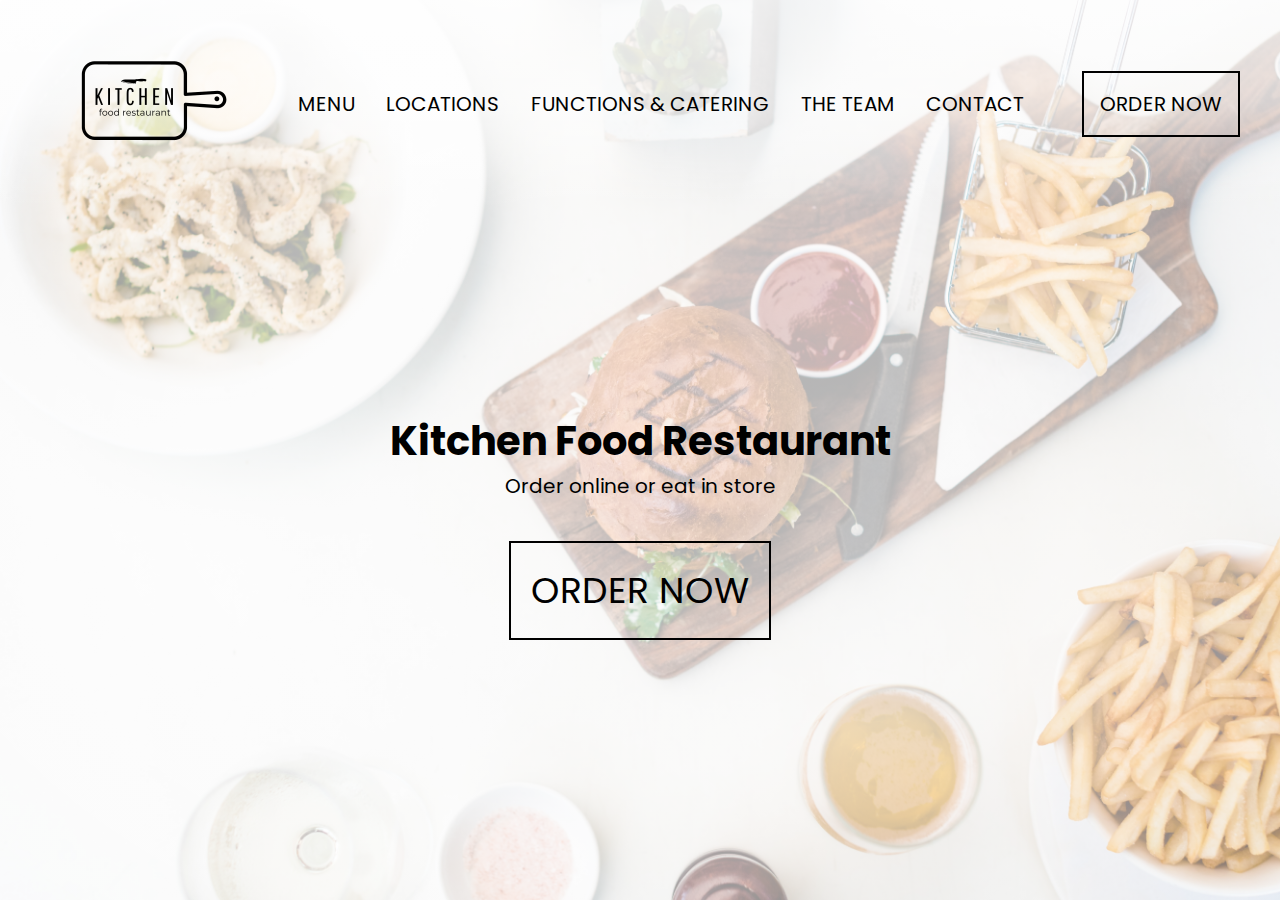
<file: index.html>
<!DOCTYPE html>
<html>
<head>
	<meta charset="UTF-8">
	<meta name="viewport" content="width=device-width,initial-scale=1">
	<title>Restaurant Ordering</title>
	<link rel="stylesheet" href="css/sass.css" type="text/css">
</head>
<body>
	<div class="banner">
		<header>
			<a href="index.html"><img src="images/logo.png" alt="Logo" title="Kitchen Food Restaurant - Home"></a>			
			<nav>
				<ul>
					<li><a href="html/menu.html">MENU</a></li>
					<li><a href="html/locations.html">LOCATIONS</a></li>
					<li><a href="html/functions.html">FUNCTIONS & CATERING</a></li>
					<li><a href="html/team.html">The Team</a></li>
					<li><a href="html/contact.html">Contact</a></li>
				</ul>
			</nav>
			<a href="html/menu.html"><button class="orderButton">ORDER NOW</button></a>
		</header>
		<div class="banner-wrapper">
			<div class="banner-text">
				<h1>Kitchen Food Restaurant</h1>
				<p>Order online or eat in store</p>
				<a href="html/menu.html"><button class="orderButtonLarge">ORDER NOW</button></a>
			</div>
		</div>
	</div>
</body>
</html>

<!-- Photo by Melissa Walker Horn on Unsplash -->
</file>
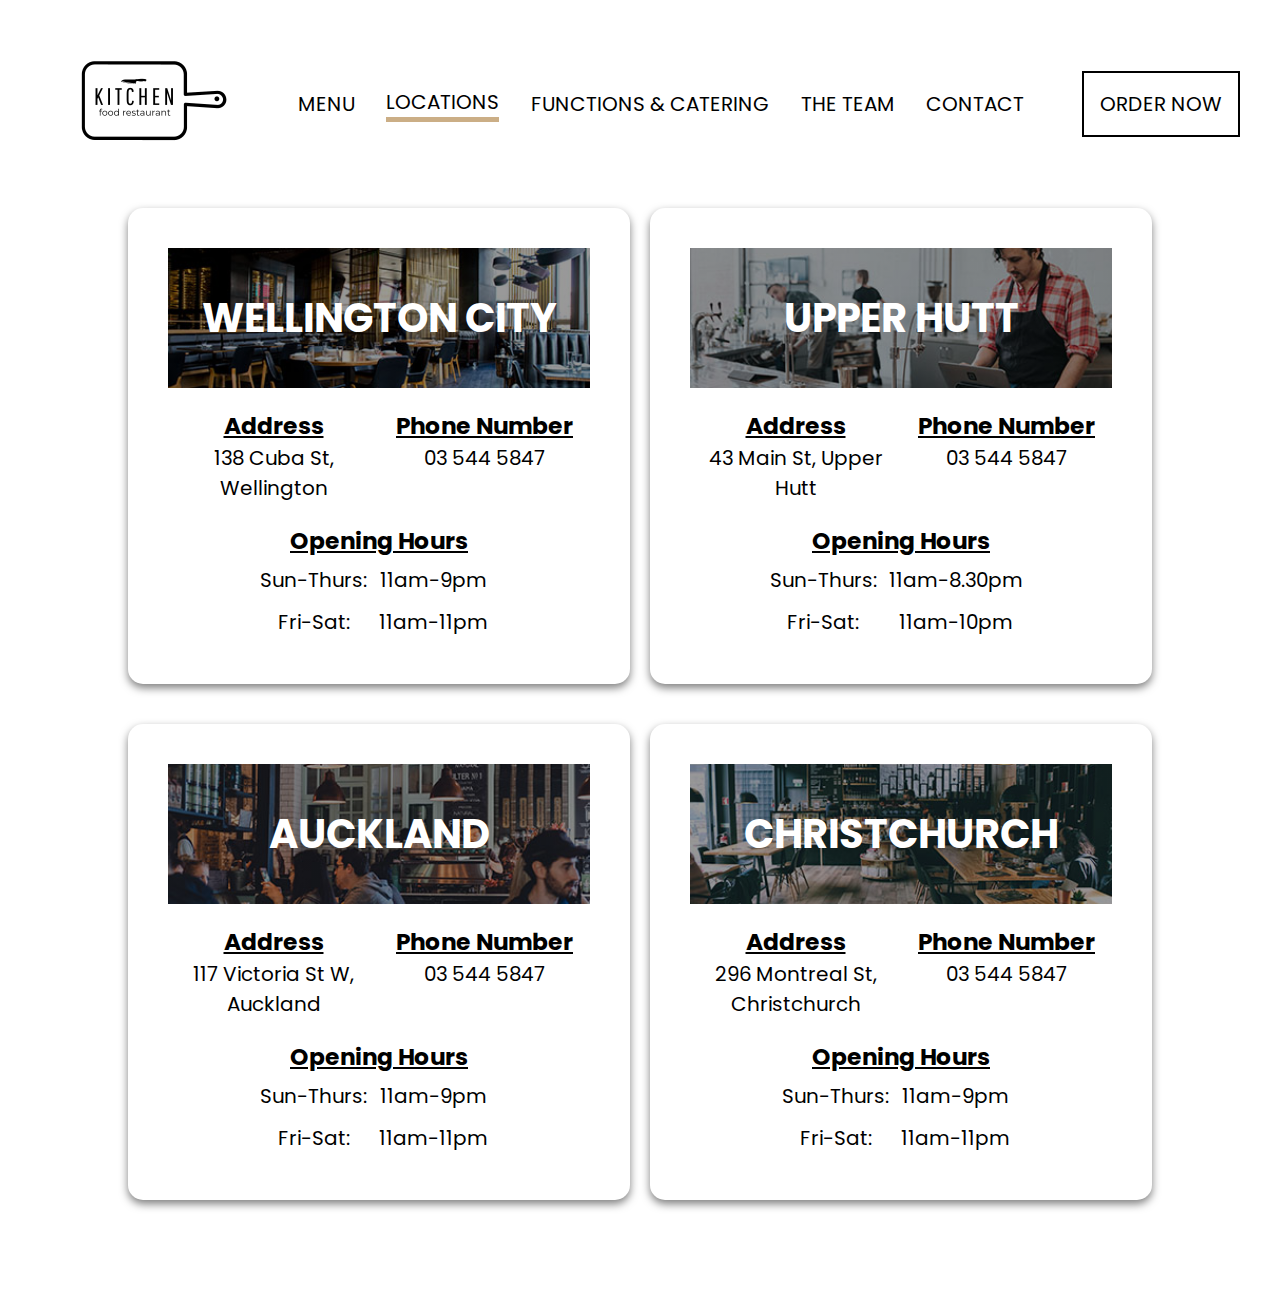
<file: html/locations.html>
<!DOCTYPE html>
<html>
<head>
	<meta charset="UTF-8">
	<meta name="viewport" content="width=device-width,initial-scale=1">
	<title>Restaurant Ordering - Locations</title>
	<link rel="stylesheet" href="../css/sass.css" type="text/css">
</head>
<body>
	<header>
		<a href="../index.html"><img src="../images/logo.png" alt="Logo" title="Kitchen Food Restaurant - Home"></a>
		<nav>
			<ul>
				<li><a href="menu.html">MENU</a></li>
				<li class="active"><a href="locations.html">LOCATIONS</a></li>
				<li><a href="functions.html">FUNCTIONS & CATERING</a></li>
				<li><a href="team.html">The Team</a></li>
				<li><a href="contact.html">Contact</a></li>
			</ul>
		</nav>
		<div class="mobile-bars">
			<img src="../images/menu-bars.png" class="mobile-nav-bars" alt="Menu">
			<a href="order.html"><button class="orderButton">ORDER NOW</button></a>
		</div>
	</header>
	<div class="location-grid-container grid-container">
		<div class="location-card">
			<div class="location" id="welly">
				<h1 class="location__name">WELLINGTON CITY</h1>
			</div>
			<div class="branch-info">
				<div class="address">
					<h3 class="location__info">Address</h3>
					<p>138 Cuba St, Wellington</p>
				</div>
				<div class="phone">
					<h3 class="location__info">Phone Number</h3>
					<p>03 544 5847</p>
				</div>
			</div>
			<div class="hours">
				<h3 class="location__info">Opening Hours</h3>
				<table>
					<tr>
						<td>Sun-Thurs:</td>
						<td>11am-9pm</td>
					</tr>
					<tr>
						<td>Fri-Sat:</td>
						<td>11am-11pm</td>
					</tr>
				</table>
			</div>
		</div>
		<div class="location-card">
			<div class="location" id="upper">
				<h1 class="location__name">Upper hutt</h1>
			</div>
			<div class="branch-info">
				<div class="address">
					<h3 class="location__info">Address</h3>
					<p>43 Main St, Upper Hutt</p>
				</div>
				<div class="phone">
					<h3 class="location__info">Phone Number</h3>
					<p>03 544 5847</p>
				</div>
			</div>				
			<div class="hours">
				<h3 class="location__info">Opening Hours</h3>
				<table>
					<tr>
						<td>Sun-Thurs:</td>
						<td>11am-8.30pm</td>
					</tr>
					<tr>
						<td>Fri-Sat:</td>
						<td>11am-10pm</td>
					</tr>
				</table>
			</div>
		</div>
		<div class="location-card">
			<div class="location" id="akl">
				<h1 class="location__name">Auckland</h1>
			</div>
			<div class="branch-info">
				<div class="address">
					<h3 class="location__info">Address</h3>
					<p>117 Victoria St W, Auckland</p>
				</div>
				<div class="phone">
					<h3 class="location__info">Phone Number</h3>
					<p>03 544 5847</p>
				</div>
			</div>
			<div class="hours">
				<h3 class="location__info">Opening Hours</h3>
				<table>
					<tr>
						<td>Sun-Thurs:</td>
						<td>11am-9pm</td>
					</tr>
					<tr>
						<td>Fri-Sat:</td>
						<td>11am-11pm</td>
					</tr>
				</table>
			</div>
		</div>
		<div class="location-card">
			<div class="location" id="chch">
				<h1 class="location__name">Christchurch</h1>
			</div>
			<div class="branch-info">
				<div class="address">
					<h3 class="location__info">Address</h3>
					<p>296 Montreal St, Christchurch</p>
				</div>
				<div class="phone">
					<h3 class="location__info">Phone Number</h3>
					<p>03 544 5847</p>
				</div>
			</div>
			<div class="hours">
				<h3 class="location__info">Opening Hours</h3>
				<table>
					<tr>
						<td>Sun-Thurs:</td>
						<td>11am-9pm</td>
					</tr>
					<tr>
						<td>Fri-Sat:</td>
						<td>11am-11pm</td>
					</tr>
				</table>
			</div>
		</div>
	</div>
</body>
</html>

<!-- Photo by Melissa Walker Horn on Unsplash -->
</file>
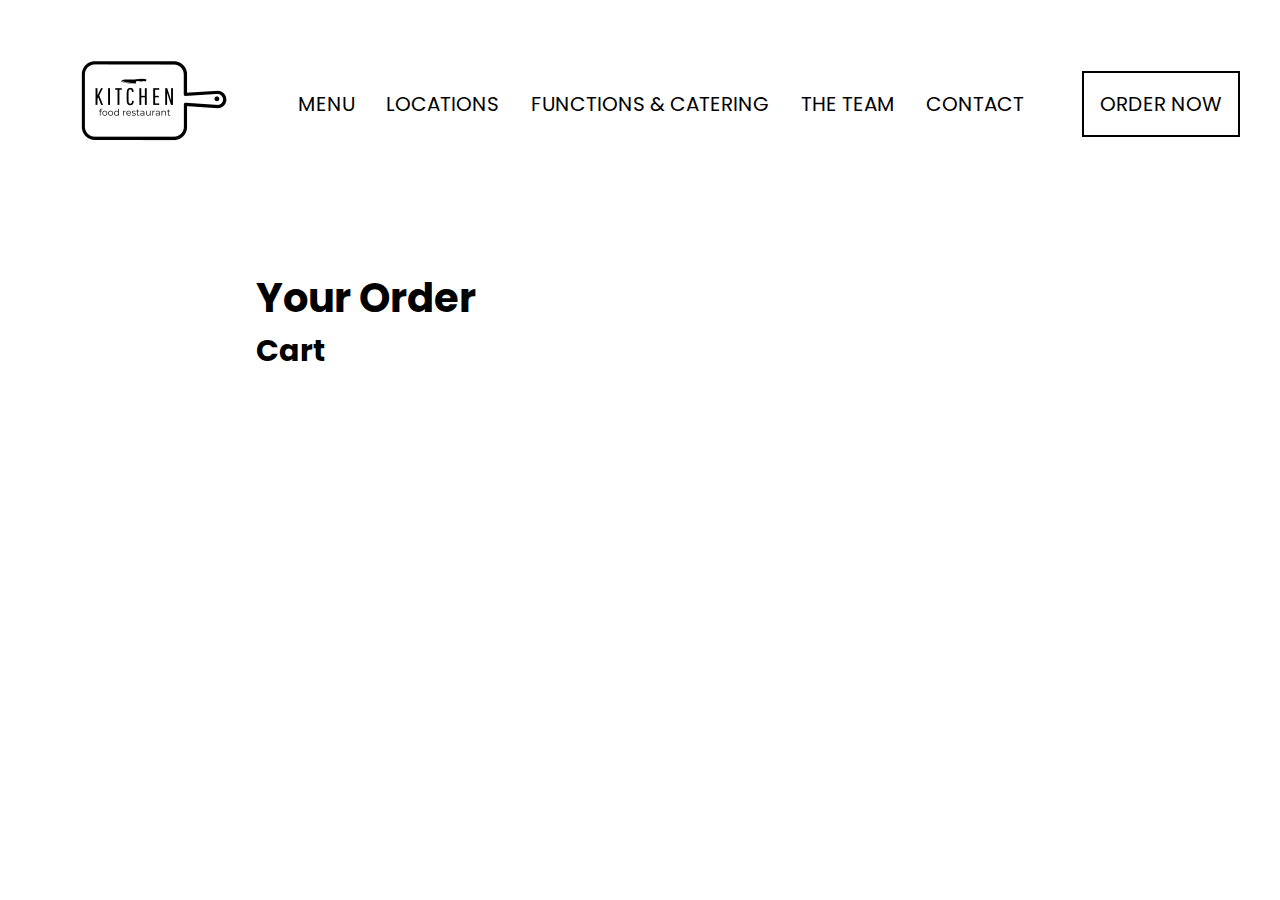
<file: html/order.html>
<!DOCTYPE html>
<html>
<head>
	<meta charset="UTF-8">
	<meta name="viewport" content="width=device-width,initial-scale=1">
	<title>Restaurant Ordering - Order Now</title>
	<link rel="stylesheet" href="../css/sass.css" type="text/css">
</head>
<body>
	<header>
		<a href="../index.html"><img src="../images/logo.png" alt="Logo" title="Kitchen Food Restaurant - Home"></a>
		<nav>
			<ul>
				<li><a href="menu.html">MENU</a></li>
				<li><a href="locations.html">LOCATIONS</a></li>
				<li><a href="functions.html">FUNCTIONS & CATERING</a></li>
				<li><a href="team.html">The Team</a></li>
				<li><a href="contact.html">Contact</a></li>
			</ul>
		</nav>
		<a href="order.html"><button class="orderButton">ORDER NOW</button></a>
	</header>
	<div class="wrapper">
		<div class="container">
			<h1>Your Order</h1>
			<div>
				<h2 id="cart">Cart</h2>
			</div>
		</div>
	</div>
    <script src="https://ajax.googleapis.com/ajax/libs/jquery/2.2.4/jquery.min.js"></script>
    <script src="../js/main.js"></script>
</body>
</html>

<!-- Photo by Melissa Walker Horn on Unsplash -->
</file>
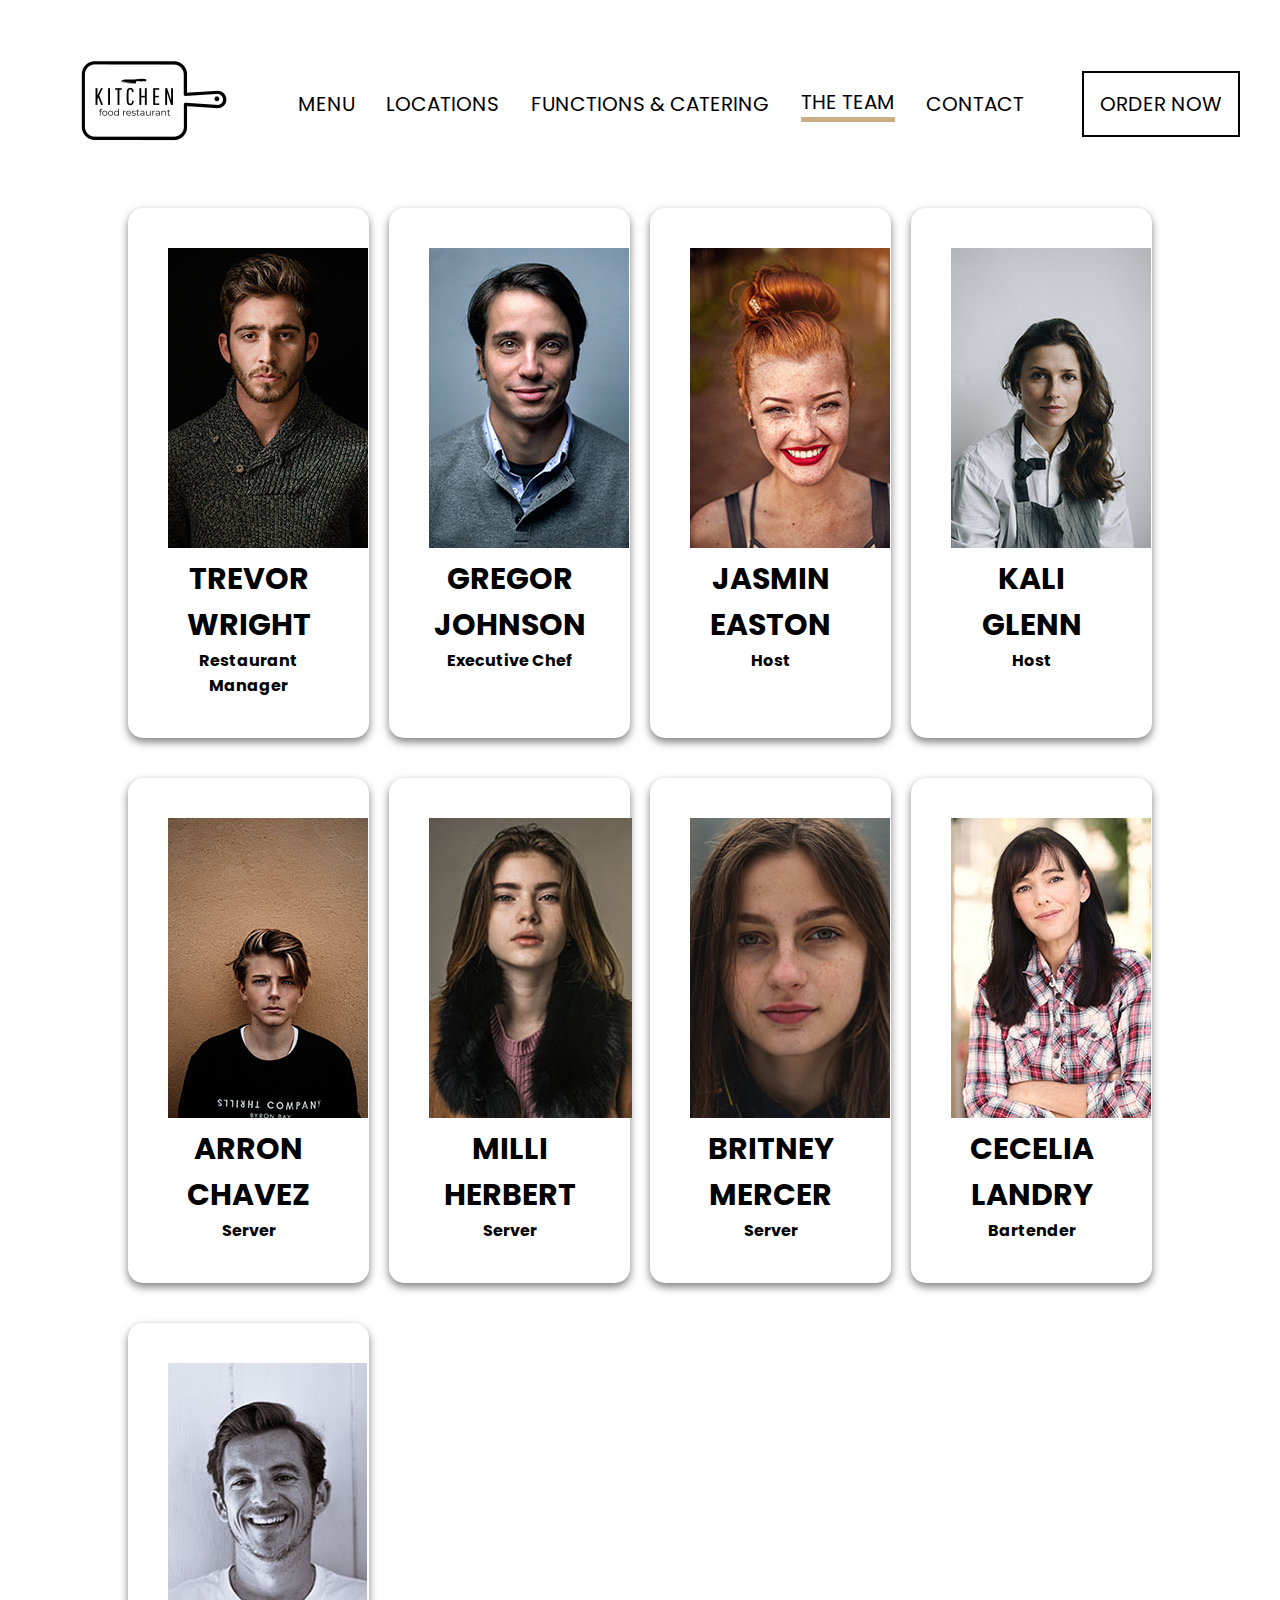
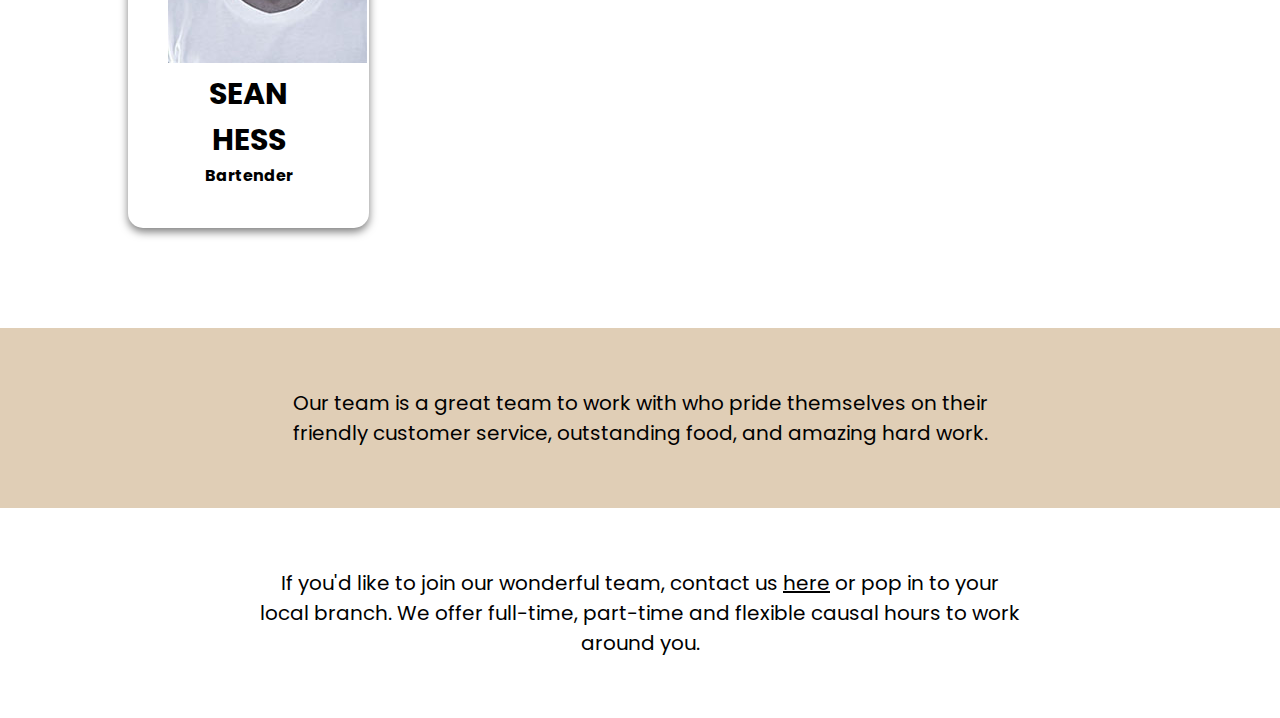
<file: html/team.html>
<!DOCTYPE html>
<html>
<head>
	<meta charset="UTF-8">
	<meta name="viewport" content="width=device-width,initial-scale=1">
	<title>Restaurant Ordering - The Team</title>
	<link rel="stylesheet" href="../css/sass.css" type="text/css">
</head>
<body>
	<header>
		<a href="../index.html"><img src="../images/logo.png" alt="Logo" title="Kitchen Food Restaurant - Home"></a>
		<nav>
			<ul>
				<li><a href="menu.html">MENU</a></li>
				<li><a href="locations.html">LOCATIONS</a></li>
				<li><a href="functions.html">FUNCTIONS & CATERING</a></li>
				<li class="active"><a href="team.html">The Team</a></li>
				<li><a href="contact.html">Contact</a></li>
			</ul>
		</nav>
		<div class="mobile-bars">
			<img src="../images/menu-bars.png" class="mobile-nav-bars" alt="Menu">
			<a href="order.html"><button class="orderButton">ORDER NOW</button></a>
		</div>
	</header>
	<div class="team-grid-container grid-container">
		<div class="team-card">
			<div class="team__image">
				<img src="../images/male1.jpg" alt="">
			</div>
			<div class="team">
				<h1 class="team__name">Trevor<br>Wright</h1>
			</div>
			<div class="position">
				<h3 class="team__position">Restaurant Manager</h3>
			</div>
		</div>
		<div class="team-card">
			<div class="team__image">
				<img src="../images/male3.jpg" alt="">
			</div>
			<div class="team">
				<h1 class="team__name">Gregor<br>Johnson</h1>
			</div>
			<div class="position">
				<h3 class="team__position">Executive Chef</h3>
			</div>
		</div>
		<div class="team-card">
			<div class="team__image">
				<img src="../images/female2.jpg" alt="">
			</div>
			<div class="team">
				<h1 class="team__name">Jasmin<br>Easton</h1>
			</div>
			<div class="position">
				<h3 class="team__position">Host</h3>
			</div>
		</div>
		<div class="team-card">
			<div class="team__image">
				<img src="../images/female5.jpg" alt="">
			</div>
			<div class="team">
				<h1 class="team__name">Kali<br>Glenn</h1>
			</div>
			<div class="position">
				<h3 class="team__position">Host</h3>
			</div>
		</div>
		<div class="team-card">
			<div class="team__image">
				<img src="../images/male4.jpg" alt="">
			</div>
			<div class="team">
				<h1 class="team__name">Arron<br>Chavez</h1>
			</div>
			<div class="position">
				<h3 class="team__position">Server</h3>
			</div>
		</div>
		<div class="team-card">
			<div class="team__image">
				<img src="../images/female1.jpg" alt="">
			</div>
			<div class="team">
				<h1 class="team__name">Milli<br>Herbert</h1>
			</div>
			<div class="position">
				<h3 class="team__position">Server</h3>
			</div>
		</div>
		<div class="team-card">
			<div class="team__image">
				<img src="../images/female3.jpg" alt="">
			</div>
			<div class="team">
				<h1 class="team__name">Britney<br>Mercer</h1>
			</div>
			<div class="position">
				<h3 class="team__position">Server</h3>
			</div>
		</div>
		<div class="team-card">
			<div class="team__image">
				<img src="../images/female4.jpg" alt="">
			</div>
			<div class="team">
				<h1 class="team__name">Cecelia<br>Landry</h1>
			</div>
			<div class="position">
				<h3 class="team__position">Bartender</h3>
			</div>
		</div>
		<div class="team-card">
			<div class="team__image">
				<img src="../images/male2.jpg" alt="">
			</div>
			<div class="team">
				<h1 class="team__name">Sean<br>Hess</h1>
			</div>
			<div class="position">
				<h3 class="team__position">Bartender</h3>
			</div>
		</div>
	</div>
	<div class="team-wrapper">
        <div class="container">
            <p class="team-para">Our team is a great team to work with who pride themselves on their friendly customer service, outstanding food, and amazing hard work.</p>
        </div>
    </div>
    <div class="wrapper">
        <div class="container">
            <p class="team-para">If you'd like to join our wonderful team, contact us <a href="contact.html" class="contact-link">here</a> or pop in to your local branch. We offer full-time, part-time and flexible causal hours to work around you.<p>
        </div>
    </div>
</body>
</html>

<!-- Photo by Melissa Walker Horn on Unsplash -->
</file>
<file: css/sass.css>
@import url("https://fonts.googleapis.com/css?family=Poppins&display=swap");
*, *::after, *::before {
  padding: 0;
  margin: 0;
  box-sizing: border-box;
  font-family: 'Poppins', sans-serif; }

html {
  font-size: 20px;
  width: 100vw;
  min-width: 300px;
  scroll-behavior: smooth; }

.banner {
  background-image: radial-gradient(rgba(255, 255, 255, 0.7), rgba(255, 255, 255, 0.7), rgba(255, 255, 255, 0.4)), url("../images/banner.jpg");
  background-position: left top;
  background-size: cover;
  min-height: 100vh; }

header {
  display: flex;
  justify-content: space-between;
  align-items: center;
  padding: 0 2rem;
  background: linear-gradient(to bottom, rgba(255, 255, 255, 0.8), rgba(255, 255, 255, 0.6), rgba(255, 255, 255, 0)); }

.wrapper, .team-wrapper {
  width: 100vw;
  padding: 2rem 0; }

.container {
  width: 60%;
  max-width: 1000px;
  margin-bottom: 0;
  margin: auto;
  display: flex;
  flex-direction: column;
  padding: 1em 0; }

.grid-container {
  margin: auto;
  margin-bottom: 5rem;
  width: 80%;
  display: grid; }

nav {
  flex: .9;
  width: 50%; }
  nav ul {
    display: flex;
    justify-content: space-around;
    align-items: center;
    list-style-type: none; }
  nav li {
    padding: 0rem; }
  nav a {
    text-decoration: none;
    color: #000;
    text-transform: uppercase; }

.mobile-bars {
  display: flex;
  align-items: center; }

.mobile-nav-bars {
  height: 80px;
  display: none;
  margin-right: 2rem;
  cursor: pointer; }

.active {
  border-bottom: 5px solid #cbae86; }

.orderButton {
  font-family: 'Poppins', sans-serif;
  font-size: 1rem;
  background: transparent;
  border: 2px solid #000;
  padding: .8rem;
  cursor: pointer; }
  .orderButton:focus {
    outline: none; }
  .orderButton a {
    color: #000;
    text-decoration: none; }

.orderButtonLarge {
  font-family: 'Poppins', sans-serif;
  font-size: 1.8rem;
  background: transparent;
  border: 2px solid #000;
  padding: 1rem;
  margin: 2rem 0;
  font-weight: 400;
  cursor: pointer;
  transition: border-radius .5s ease-in-out; }

.orderButtonLarge:focus {
  outline: none; }

.orderButtonLarge a {
  color: #000;
  text-decoration: none; }

.banner-wrapper {
  display: flex;
  justify-content: center;
  align-items: center;
  width: 100vw;
  height: 75vh; }

.banner-text {
  display: flex;
  flex-direction: column;
  justify-content: center;
  align-items: center;
  text-align: center;
  padding: 1rem; }

/*menu output*/
#menu-output {
  border-left: 2px solid #cbae86;
  margin-left: -100px;
  padding-left: 100px; }
  #menu-output .menu-js {
    padding: 2em 0;
    display: flex;
    justify-content: space-between;
    align-items: center;
    border: 1px solid white; }
    #menu-output .menu-js .menu-item-center {
      flex: 1;
      text-align: left; }
      #menu-output .menu-js .menu-item-center p {
        text-align: left; }
        #menu-output .menu-js .menu-item-center p:nth-child(3) {
          font-weight: bold;
          font-size: 1.25rem; }
    #menu-output .menu-js button {
      font-size: 1rem;
      padding: .5rem;
      border-radius: 5px;
      background: #cbae86;
      outline: none;
      cursor: pointer;
      float: right; }
  #menu-output h1 {
    position: relative;
    float: left;
    width: 100%;
    padding: 1.5rem 0;
    font-size: 2.5rem; }
    #menu-output h1::after {
      content: '';
      position: absolute;
      display: inline-block;
      top: 70%;
      left: 0;
      width: 100px;
      height: 2px;
      background: #cbae86; }
  #menu-output h2 {
    float: left;
    width: 30%; }

.fullsize {
  min-height: 100vh; }

#menu-output-wrapper {
  display: none; }

/*hidden menu*/
.hidden-nav {
  position: fixed;
  display: block;
  top: 50%;
  left: 2%;
  transform: translateY(-50%);
  opacity: 0; }
  .hidden-nav ul {
    list-style-type: none;
    display: block;
    text-align: center; }
    .hidden-nav ul a {
      padding: .5rem;
      color: #cbae86;
      font-size: 2rem; }

.animationClassIn {
  transition: all .4s ease-in; }

.animationClassOut {
  transition: all .2s ease-in; }

.hidden-nav-list {
  display: flex;
  align-items: center;
  color: #cbae86;
  cursor: pointer; }
  .hidden-nav-list li:hover + .hidden-nav-title {
    transform: scale(1);
    transform-origin: left; }

.hidden-nav-title {
  font-size: 1rem;
  display: inline-block;
  margin: 0;
  transform: scale(0);
  transition: all .3s ease-in-out;
  transform-origin: left; }

/*meals sections*/
.section {
  width: 100vw;
  display: flex;
  justify-content: center;
  align-items: center;
  height: 35vh;
  border: none;
  outline: none;
  transition: transform 1s ease-in-out; }
  .section:hover {
    transform: scale(1.05); }
    .section:hover > .section__heading {
      transform: scale(1.1); }

.section__heading {
  font-size: 2.5em;
  font-weight: 500;
  text-transform: uppercase;
  transition: transform 1s ease-in-out; }

.anchor-noline {
  color: black;
  text-decoration: none; }

/*section backgrounds*/
.breakfast {
  background-image: radial-gradient(rgba(255, 255, 255, 0.5), rgba(255, 255, 255, 0.4)), url("../images/brekkie.jpg");
  background-size: cover;
  background-position: left center; }

.lunch {
  background-image: radial-gradient(rgba(255, 255, 255, 0.5), rgba(255, 255, 255, 0.4)), url("../images/lunch.jpg");
  background-size: cover;
  background-position: left center; }

.dinner {
  background-image: radial-gradient(rgba(255, 255, 255, 0.5), rgba(255, 255, 255, 0.4)), url("../images/dinner.jpg");
  background-size: cover;
  background-position: left center; }

.popup-cart {
  width: 300px;
  height: 400px;
  overflow-y: scroll;
  position: fixed;
  padding: 0;
  top: 50%;
  right: -300px;
  transform: translateY(-50%);
  padding: .5rem;
  border-radius: 10px;
  background-color: #cbae86;
  transition: right 1s ease-in-out; }

.cart-top {
  display: flex;
  justify-content: space-between;
  align-items: center;
  border-bottom: 1px solid black;
  width: Calc(100% + 1rem);
  margin-left: -.5rem;
  padding-left: .5rem;
  position: sticky;
  top: -10px;
  background: #cbae86; }

.closeCartBtn {
  padding: 5px 10px 5px;
  cursor: pointer; }

.cart-js {
  width: 100%;
  display: flex;
  justify-content: space-between;
  align-items: center;
  padding: .5rem 0;
  margin: 0; }

.deleteItemBtn {
  padding: .5rem;
  background: transparent;
  border-radius: 10px;
  border: 2px solid black;
  font-size: .8rem;
  cursor: pointer; }

.deleteMe {
  display: none; }

.orderNowBtnSec {
  position: sticky;
  bottom: -10px;
  width: 100%;
  background: #cbae86;
  display: flex;
  justify-content: space-evenly;
  align-items: center;
  border-top: 1px solid black; }

.orderNowBtn {
  padding: 1rem;
  font-size: 1rem;
  background: transparent;
  border: none;
  width: 60%;
  cursor: pointer;
  text-decoration: none;
  color: #000; }

/*locations styling*/
.location-grid-container {
  grid-template-columns: repeat(auto-fit, minmax(500px, 1fr));
  grid-gap: 2rem 1rem; }

.location-card {
  text-align: center;
  padding: 2rem;
  display: flex;
  flex-direction: column;
  box-shadow: 0 4px 8px 0 rgba(0, 0, 0, 0.5);
  border-radius: 15px;
  transition: transform 1s; }
  .location-card:hover {
    transform: translateY(-0.5rem); }

.location__name {
  padding: 2rem 0;
  width: 100%;
  color: white;
  text-align: center;
  clear: both;
  text-transform: uppercase; }

#welly {
  background-image: radial-gradient(rgba(0, 0, 0, 0.4), rgba(0, 0, 0, 0.4)), url("../images/welly.jpg");
  background-size: cover;
  background-position: center; }

#upper {
  background-image: radial-gradient(rgba(0, 0, 0, 0.4), rgba(0, 0, 0, 0.4)), url("../images/upperhutt.jpg");
  background-size: cover;
  background-position: center; }

#akl {
  background-image: radial-gradient(rgba(0, 0, 0, 0.4), rgba(0, 0, 0, 0.4)), url("../images/akl.jpg");
  background-size: cover;
  background-position: center; }

#chch {
  background-image: radial-gradient(rgba(0, 0, 0, 0.4), rgba(0, 0, 0, 0.4)), url("../images/chch.jpg");
  background-size: cover;
  background-position: center; }

.location__info {
  font-weight: 700;
  text-decoration: underline; }

table {
  margin: auto; }
  table td {
    padding: 5px 0; }
    table td:nth-child(even) {
      padding: 5px 10px; }

.branch-info {
  display: flex;
  justify-content: space-evenly;
  padding: 1rem 0; }

.address, .phone {
  flex: 1; }

.team-grid-container {
  grid-template-columns: repeat(auto-fit, minmax(240px, 1fr));
  grid-gap: 2rem 1rem; }

.team-card {
  text-align: center;
  padding: 2rem;
  display: flex;
  flex-direction: column;
  box-shadow: 0 4px 8px 0 rgba(0, 0, 0, 0.5);
  border-radius: 15px;
  transition: transform 1s; }
  .team-card:hover {
    transform: translateY(-0.5rem); }

.team__name {
  font-size: 1.5rem;
  color: black;
  text-transform: uppercase; }

.team__position {
  font-size: .8rem; }

.team-wrapper {
  background: rgba(203, 174, 134, 0.6); }

.team-para {
  text-align: center;
  opacity: 1; }

.contact-link {
  color: black; }

.row {
  display: flex;
  justify-content: space-between;
  width: 100%; }

.column {
  display: flex;
  flex-direction: column;
  flex-basis: 45%; }

label {
  font-size: 1.2rem;
  font-weight: 600;
  margin-bottom: .2rem; }

input, textarea, select {
  padding: .5rem;
  font-size: .8rem;
  margin-bottom: 1rem;
  outline: none; }

select {
  outline: none; }

.submitBtn {
  width: 6rem;
  margin: 1rem auto;
  padding: .5rem 1rem;
  font-size: 1rem;
  border: none;
  outline: none;
  background: #cbae86;
  cursor: pointer; }

@media (max-width: 1200px) {
  html {
    font-size: 16px; }

  .team-card:hover {
    transform: translateY(0); }

  .location-card:hover {
    transform: translateY(0); }

  .location-grid-container {
    grid-template-columns: repeat(auto-fit, minmax(300px, 1fr)); } }
@media (max-width: 950px) {
  nav {
    display: none; }

  .mobile-nav-bars {
    display: block; } }

/*# sourceMappingURL=sass.css.map */
</file>
